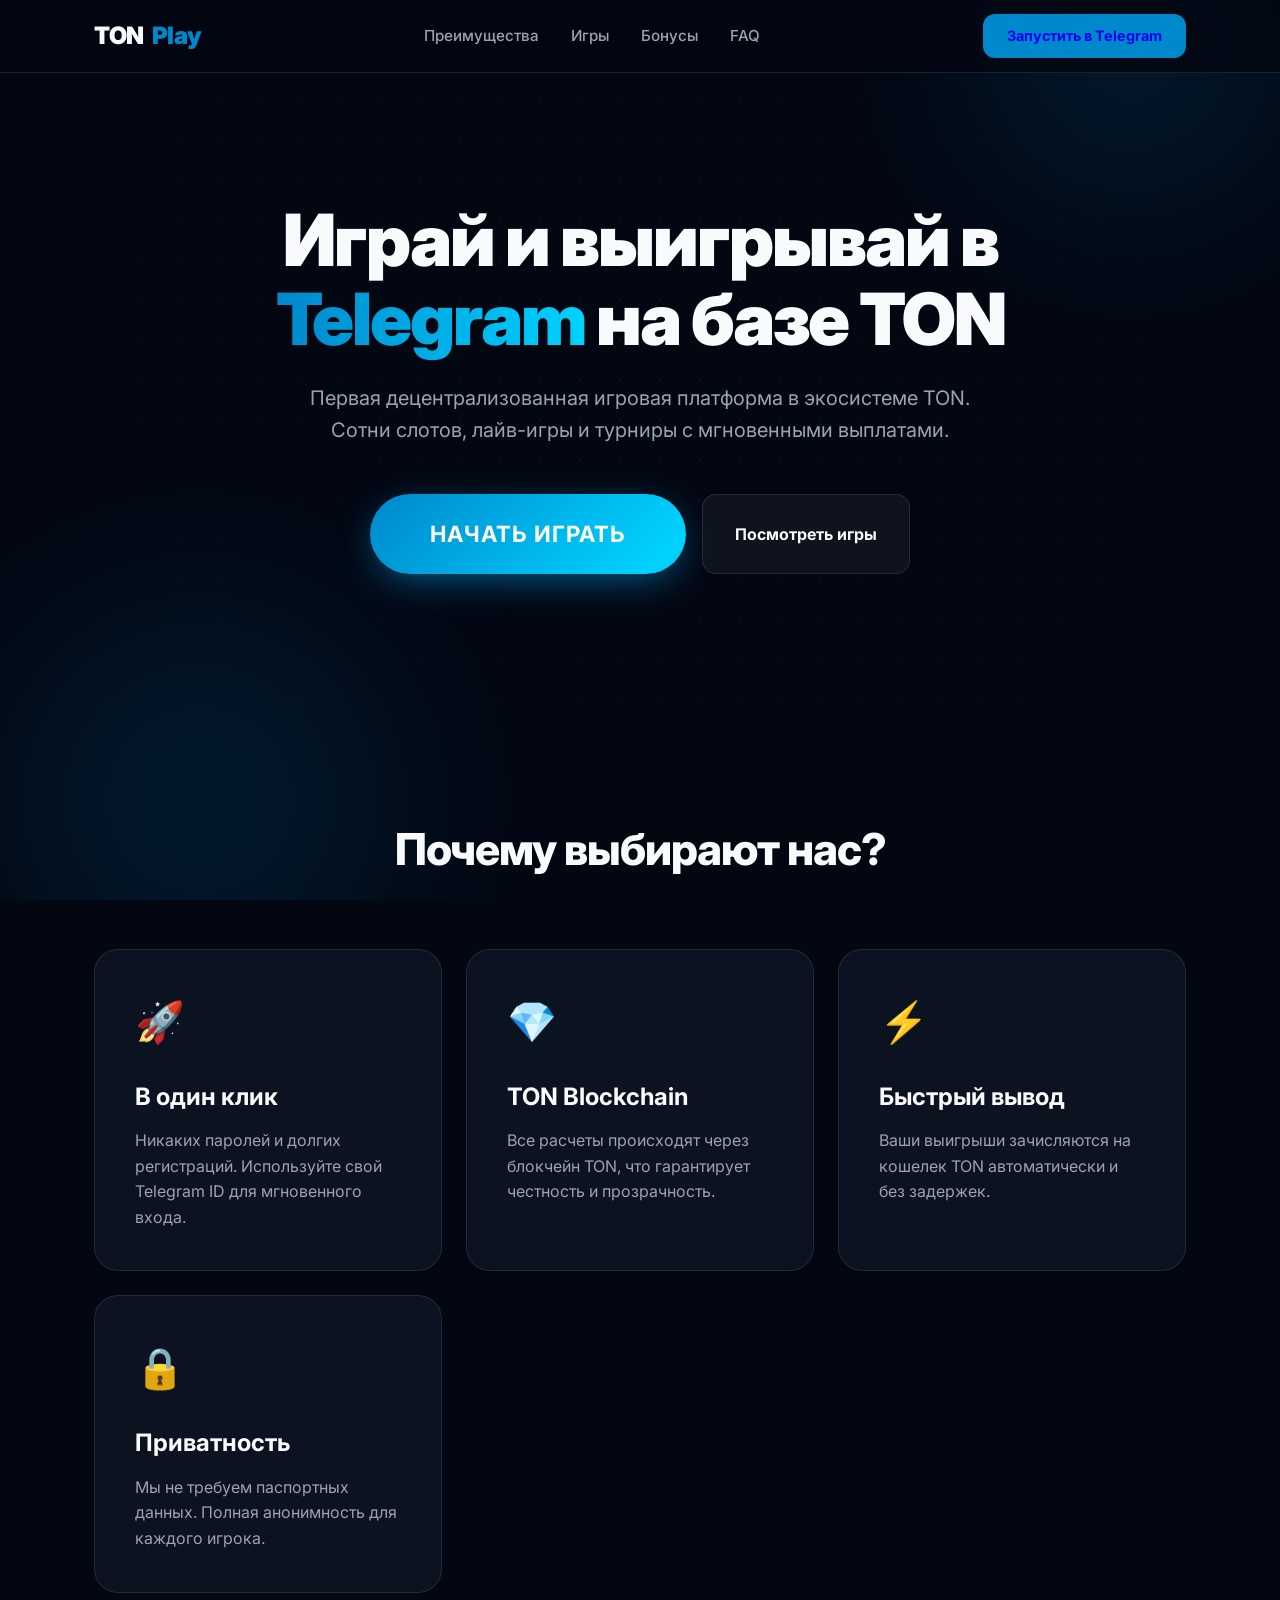
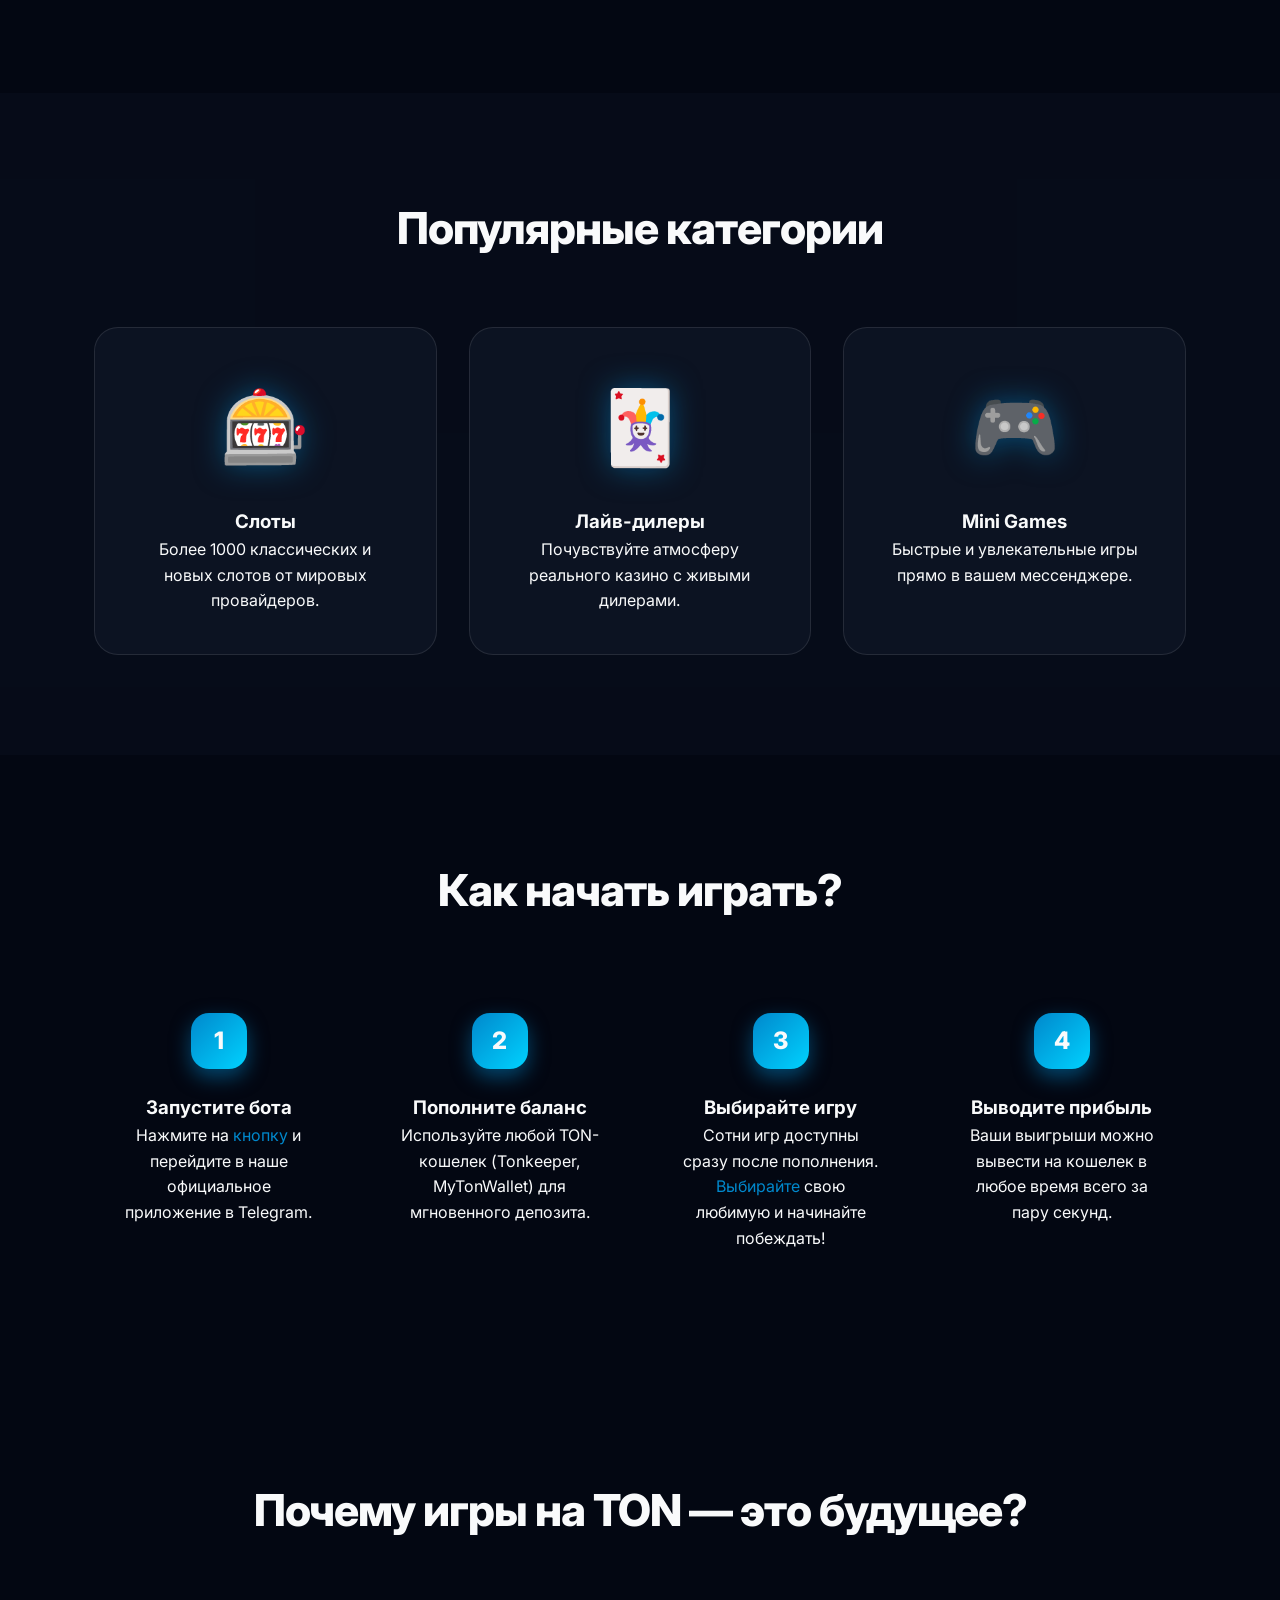
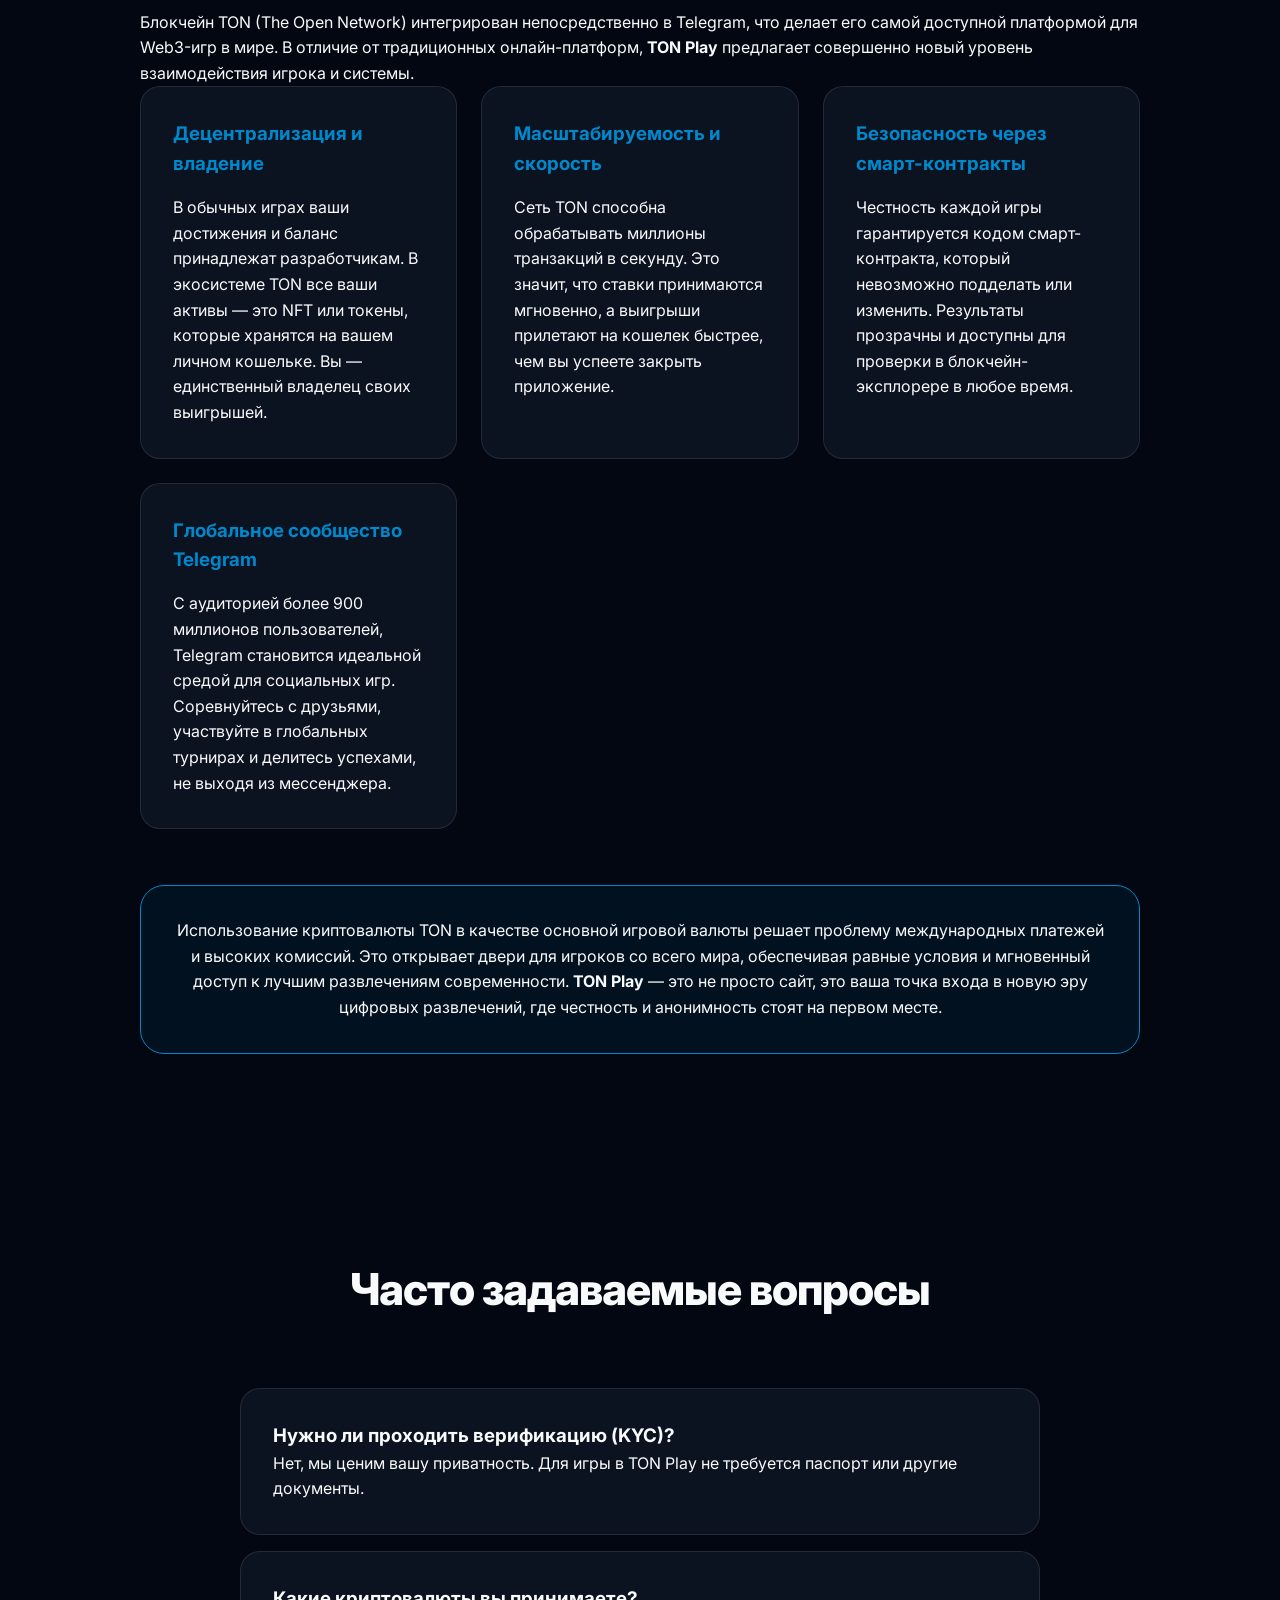
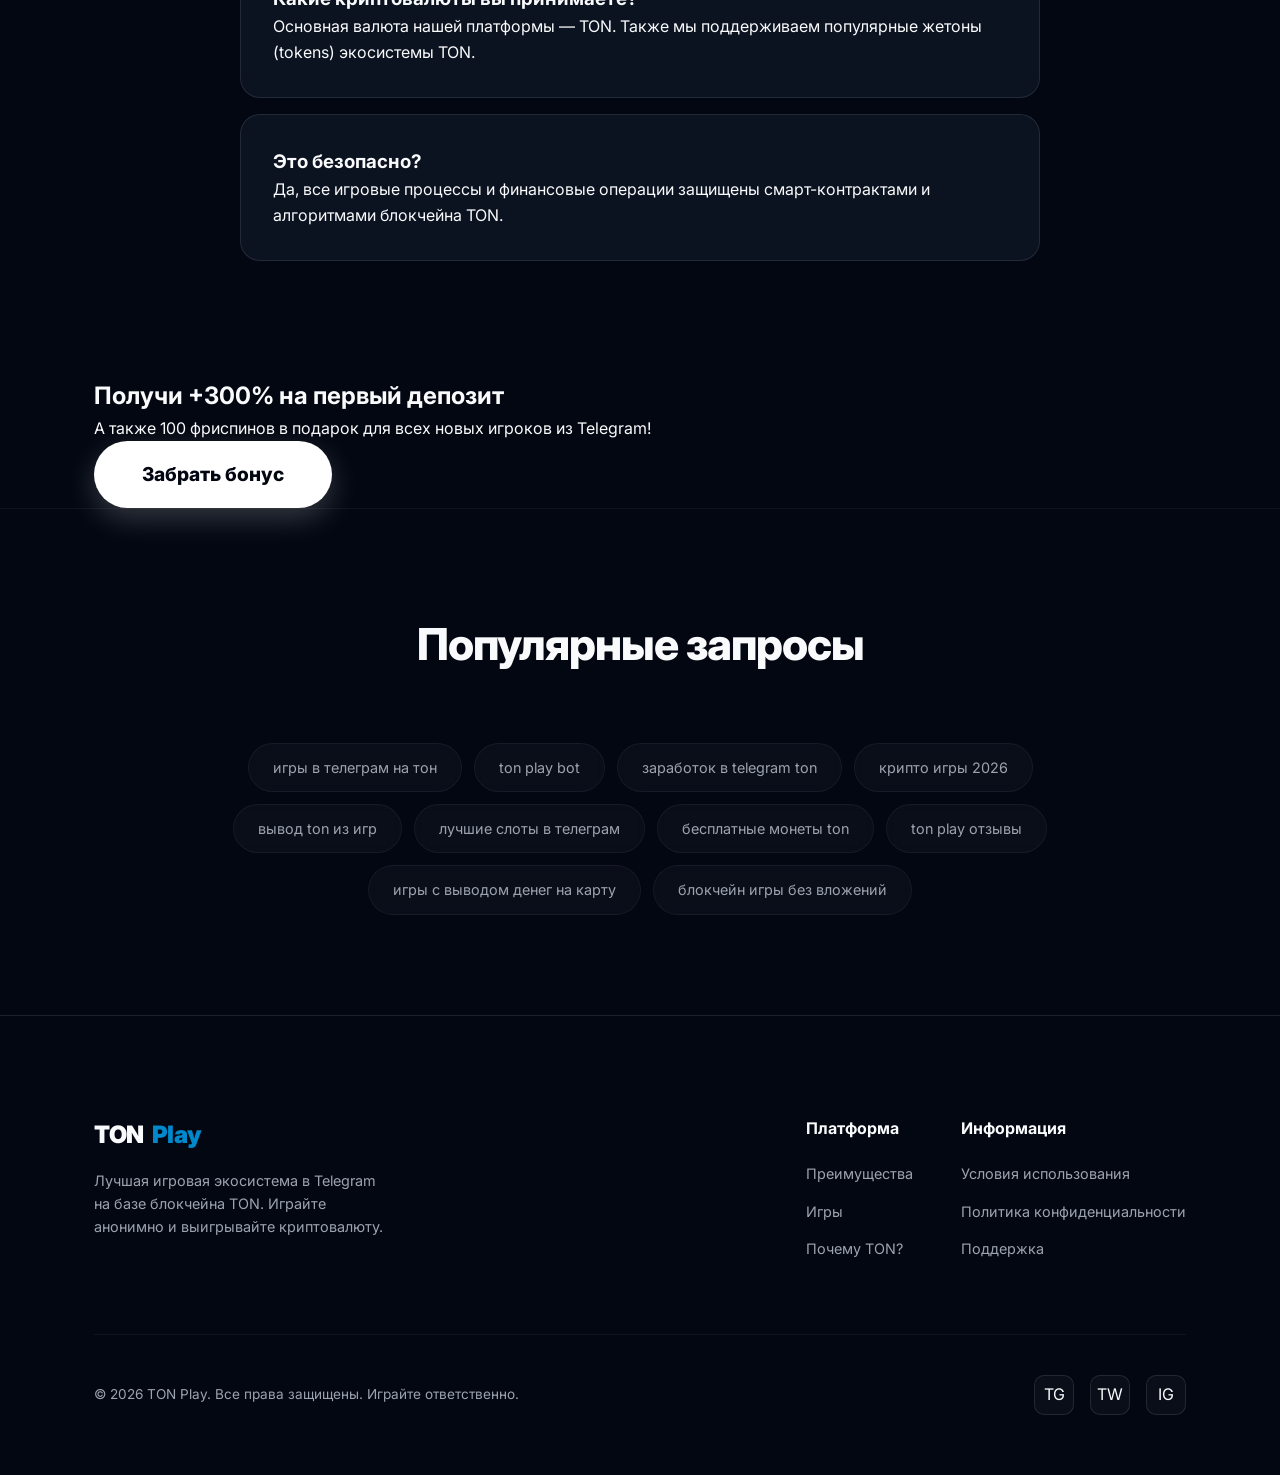
<file: index.html>
<!DOCTYPE html>
<html lang="ru">
<head>
    <meta charset="UTF-8">
    <meta name="viewport" content="width=device-width, initial-scale=1.0">
    <title>TON Play — Лучшие игры в Telegram на базе TON Blockchain</title>
    <meta name="description" content="Играйте в сотни популярных игр в Telegram через TON Play. Моментальные выплаты в TON, полная анонимность и уникальные бонусы. Начните играть прямо сейчас!">
    <meta name="keywords" content="TON, Telegram игры, блокчейн игры, TON Play, заработок криптовалюты, крипто казино, TON кошелек, игры в телеграм">
    
    <!-- Yandex Verification Placeholder -->
    <meta name="yandex-verification" content="9785afc689deb1ad" />
    
    <link rel="canonical" href="https://ton-play.example.com/">

    <!-- JSON-LD Microdata for Yandex -->
    <script type="application/ld+json">
    {
      "@context": "https://schema.org",
      "@type": "WebApplication",
      "name": "TON Play",
      "url": "https://ton-play.example.com/",
      "description": "Лучшая игровая платформа в Telegram на базе TON. Быстрые выплаты и полная анонимность.",
      "applicationCategory": "GameApplication",
      "operatingSystem": "Telegram App",
      "offers": {
        "@type": "Offer",
        "price": "0",
        "priceCurrency": "TON"
      }
    }
    </script>

    <!-- Open Graph for Yandex/Social -->
    <meta property="og:title" content="TON Play — Твой вход в мир Web3 игр в Telegram">
    <meta property="og:description" content="Лучшая платформа для игр в экосистеме TON. Без регистрации и KYC.">
    <meta property="og:type" content="website">
    <meta property="og:url" content="https://ton-play.example.com">
    <meta property="og:image" content="https://ton-play.example.com/og-image.jpg">

    <!-- Styles -->
    <link rel="stylesheet" href="style.css">
    <link rel="preconnect" href="https://fonts.googleapis.com">
    <link rel="preconnect" href="https://fonts.gstatic.com" crossorigin>
    <link href="https://fonts.googleapis.com/css2?family=Inter:wght@400;600;800&display=swap" rel="stylesheet">
    
    <!-- Favicon placeholder -->
    <link rel="icon" type="image/png" href="favicon.png">
</head>
<body>
    <div class="bg-blobs">
        <div class="blob blob-1"></div>
        <div class="blob blob-2"></div>
    </div>
    <header class="header">
        <div class="container">
            <nav class="nav">
                <div class="logo">TON <span>Play</span></div>
                <ul class="nav-links">
                    <li><a href="#features">Преимущества</a></li>
                    <li><a href="#games">Игры</a></li>
                    <li><a href="#bonuses">Бонусы</a></li>
                    <li><a href="#faq">FAQ</a></li>
                </ul>
                <a href="https://luckybeargames.site/proliv139/?utm_source=youtube" class="btn btn-primary">Запустить в Telegram</a>
            </nav>
        </div>
    </header>

    <main>
        <section class="hero">
            <div class="container hero-content">
                <h1>Играй и выигрывай в <span>Telegram</span> на базе TON</h1>
                <p>Первая децентрализованная игровая платформа в экосистеме TON. Сотни слотов, лайв-игры и турниры с мгновенными выплатами.</p>
                <div class="hero-actions">
                    <a href="https://lbgame777.xyz/2xn84Y" class="btn btn-primary btn-large">Начать играть</a>
                    <a href="https://lbgame777.xyz/2xn84Y" class="btn btn-outline">Посмотреть игры</a>
                </div>
            </div>
        </section>

        <section id="features" class="features">
            <div class="container">
                <h2 class="section-title">Почему выбирают нас?</h2>
                <div class="features-grid">
                    <div class="feature-card">
                        <div class="icon">🚀</div>
                        <h3>В один клик</h3>
                        <p>Никаких паролей и долгих регистраций. Используйте свой Telegram ID для мгновенного входа.</p>
                    </div>
                    <div class="feature-card">
                        <div class="icon">💎</div>
                        <h3>TON Blockchain</h3>
                        <p>Все расчеты происходят через блокчейн TON, что гарантирует честность и прозрачность.</p>
                    </div>
                    <div class="feature-card">
                        <div class="icon">⚡</div>
                        <h3>Быстрый вывод</h3>
                        <p>Ваши выигрыши зачисляются на кошелек TON автоматически и без задержек.</p>
                    </div>
                    <div class="feature-card">
                        <div class="icon">🔒</div>
                        <h3>Приватность</h3>
                        <p>Мы не требуем паспортных данных. Полная анонимность для каждого игрока.</p>
                    </div>
                </div>
            </div>
        </section>

        <section id="games" class="games">
            <div class="container">
                <h2 class="section-title">Популярные категории</h2>
                <div class="games-grid">
                    <div class="game-item">
                        <div class="game-img">🎰</div>
                        <h3>Слоты</h3>
                        <p>Более 1000 классических и новых слотов от мировых провайдеров.</p>
                    </div>
                    <div class="game-item">
                        <div class="game-img">🃏</div>
                        <h3>Лайв-дилеры</h3>
                        <p>Почувствуйте атмосферу реального казино с живыми дилерами.</p>
                    </div>
                    <div class="game-item">
                        <div class="game-img">🎮</div>
                        <h3>Mini Games</h3>
                        <p>Быстрые и увлекательные игры прямо в вашем мессенджере.</p>
                    </div>
                </div>
            </div>
        </section>

        <section id="how-it-works" class="how-it-works">
            <div class="container">
                <h2 class="section-title">Как начать играть?</h2>
                <div class="steps-grid">
                    <div class="step-card">
                        <div class="step-num">1</div>
                        <h3>Запустите бота</h3>
                        <p>Нажмите на <a href="https://luckybeargames.site/proliv139/?utm_source=youtube" style="color: var(--primary); text-decoration: none;">кнопку</a> и перейдите в наше официальное приложение в Telegram.</p>
                    </div>
                    <div class="step-card">
                        <div class="step-num">2</div>
                        <h3>Пополните баланс</h3>
                        <p>Используйте любой TON-кошелек (Tonkeeper, MyTonWallet) для мгновенного депозита.</p>
                    </div>
                    <div class="step-card">
                        <div class="step-num">3</div>
                        <h3>Выбирайте игру</h3>
                        <p>Сотни игр доступны сразу после пополнения. <a href="https://lbgame777.xyz/2xn84Y" style="color: var(--primary); text-decoration: none;">Выбирайте</a> свою любимую и начинайте побеждать!</p>
                    </div>
                    <div class="step-card">
                        <div class="step-num">4</div>
                        <h3>Выводите прибыль</h3>
                        <p>Ваши выигрыши можно вывести на кошелек в любое время всего за пару секунд.</p>
                    </div>
                </div>
            </div>
        </section>

        <section id="why-ton" class="why-ton">
            <div class="container">
                <h2 class="section-title">Почему игры на TON — это будущее?</h2>
                <div class="info-content">
                    <p>Блокчейн TON (The Open Network) интегрирован непосредственно в Telegram, что делает его самой доступной платформой для Web3-игр в мире. В отличие от традиционных онлайн-платформ, <strong>TON Play</strong> предлагает совершенно новый уровень взаимодействия игрока и системы.</p>
                    
                    <div class="info-grid">
                        <div class="info-item">
                            <h3>Децентрализация и владение</h3>
                            <p>В обычных играх ваши достижения и баланс принадлежат разработчикам. В экосистеме TON все ваши активы — это NFT или токены, которые хранятся на вашем личном кошельке. Вы — единственный владелец своих выигрышей.</p>
                        </div>
                        <div class="info-item">
                            <h3>Масштабируемость и скорость</h3>
                            <p>Сеть TON способна обрабатывать миллионы транзакций в секунду. Это значит, что ставки принимаются мгновенно, а выигрыши прилетают на кошелек быстрее, чем вы успеете закрыть приложение.</p>
                        </div>
                        <div class="info-item">
                            <h3>Безопасность через смарт-контракты</h3>
                            <p>Честность каждой игры гарантируется кодом смарт-контракта, который невозможно подделать или изменить. Результаты прозрачны и доступны для проверки в блокчейн-эксплорере в любое время.</p>
                        </div>
                        <div class="info-item">
                            <h3>Глобальное сообщество Telegram</h3>
                            <p>С аудиторией более 900 миллионов пользователей, Telegram становится идеальной средой для социальных игр. Соревнуйтесь с друзьями, участвуйте в глобальных турнирах и делитесь успехами, не выходя из мессенджера.</p>
                        </div>
                    </div>
                    
                    <div class="extra-text">
                        <p>Использование криптовалюты TON в качестве основной игровой валюты решает проблему международных платежей и высоких комиссий. Это открывает двери для игроков со всего мира, обеспечивая равные условия и мгновенный доступ к лучшим развлечениям современности. <strong>TON Play</strong> — это не просто сайт, это ваша точка входа в новую эру цифровых развлечений, где честность и анонимность стоят на первом месте.</p>
                    </div>
                </div>
            </div>
        </section>

        <section id="faq" class="faq" itemscope itemtype="https://schema.org/FAQPage">
            <div class="container">
                <h2 class="section-title">Часто задаваемые вопросы</h2>
                <div class="faq-list">
                    <div class="faq-item" itemscope itemprop="mainEntity" itemtype="https://schema.org/Question">
                        <h3 itemprop="name">Нужно ли проходить верификацию (KYC)?</h3>
                        <div itemscope itemprop="acceptedAnswer" itemtype="https://schema.org/Answer">
                            <p itemprop="text">Нет, мы ценим вашу приватность. Для игры в TON Play не требуется паспорт или другие документы.</p>
                        </div>
                    </div>
                    <div class="faq-item" itemscope itemprop="mainEntity" itemtype="https://schema.org/Question">
                        <h3 itemprop="name">Какие криптовалюты вы принимаете?</h3>
                        <div itemscope itemprop="acceptedAnswer" itemtype="https://schema.org/Answer">
                            <p itemprop="text">Основная валюта нашей платформы — TON. Также мы поддерживаем популярные жетоны (tokens) экосистемы TON.</p>
                        </div>
                    </div>
                    <div class="faq-item" itemscope itemprop="mainEntity" itemtype="https://schema.org/Question">
                        <h3 itemprop="name">Это безопасно?</h3>
                        <div itemscope itemprop="acceptedAnswer" itemtype="https://schema.org/Answer">
                            <p itemprop="text">Да, все игровые процессы и финансовые операции защищены смарт-контрактами и алгоритмами блокчейна TON.</p>
                        </div>
                    </div>
                </div>
            </div>
        </section>
    </main>

    <section id="bonuses" class="bonuses">
            <div class="container">
                <div class="bonus-banner">
                    <h2>Получи <span>+300%</span> на первый депозит</h2>
                    <p>А также 100 фриспинов в подарок для всех новых игроков из Telegram!</p>
                    <a href="https://lbgame777.xyz/2xn84Y" class="btn btn-white">Забрать бонус</a>
                </div>
            </div>
        </section>

        <section id="popular-queries" class="popular-queries">
            <div class="container">
                <h2 class="section-title">Популярные запросы</h2>
                <div class="queries-tags">
                    <span class="tag">игры в телеграм на тон</span>
                    <span class="tag">ton play bot</span>
                    <span class="tag">заработок в telegram ton</span>
                    <span class="tag">крипто игры 2026</span>
                    <span class="tag">вывод ton из игр</span>
                    <span class="tag">лучшие слоты в телеграм</span>
                    <span class="tag">бесплатные монеты ton</span>
                    <span class="tag">ton play отзывы</span>
                    <span class="tag">игры с выводом денег на карту</span>
                    <span class="tag">блокчейн игры без вложений</span>
                </div>
            </div>
        </section>

        <footer class="footer">
            <div class="container">
                <div class="footer-top">
                    <div class="footer-info">
                        <div class="logo">TON <span>Play</span></div>
                        <p>Лучшая игровая экосистема в Telegram на базе блокчейна TON. Играйте анонимно и выигрывайте криптовалюту.</p>
                    </div>
                    <div class="footer-links">
                        <div class="footer-nav-col">
                            <h4>Платформа</h4>
                            <ul>
                                <li><a href="#features">Преимущества</a></li>
                                <li><a href="#games">Игры</a></li>
                                <li><a href="#why-ton">Почему TON?</a></li>
                            </ul>
                        </div>
                        <div class="footer-nav-col">
                            <h4>Информация</h4>
                            <ul>
                                <li><a href="#">Условия использования</a></li>
                                <li><a href="#">Политика конфиденциальности</a></li>
                                <li><a href="#">Поддержка</a></li>
                            </ul>
                        </div>
                    </div>
                </div>
                <div class="footer-bottom">
                    <p>&copy; 2026 TON Play. Все права защищены. Играйте ответственно.</p>
                    <div class="social-links">
                        <a href="#" class="social-icon">TG</a>
                        <a href="#" class="social-icon">TW</a>
                        <a href="#" class="social-icon">IG</a>
                    </div>
                </div>
            </div>
        </footer>

    <script src="script.js"></script>
</body>
</html>
</file>
<file: style.css>
:root {
    --primary: #0088cc;
    --primary-glow: rgba(0, 136, 204, 0.5);
    --accent: #00d2ff;
    --dark-bg: #030712;
    --dark-card: rgba(17, 24, 39, 0.7);
    --text-main: #f9fafb;
    --text-muted: #9ca3af;
    --glass-border: rgba(255, 255, 255, 0.1);
    --container-width: 1140px;
    --transition: all 0.4s cubic-bezier(0.4, 0, 0.2, 1);
}

* {
    box-sizing: border-box;
    margin: 0;
    padding: 0;
}

html {
    scroll-behavior: smooth;
}

body {
    font-family: 'Inter', sans-serif;
    background-color: var(--dark-bg);
    color: var(--text-main);
    line-height: 1.6;
    overflow-x: hidden;
}

/* Background Decorations */
.bg-blobs {
    position: fixed;
    top: 0;
    left: 0;
    width: 100%;
    height: 100%;
    z-index: -1;
    overflow: hidden;
    pointer-events: none;
}

.blob {
    position: absolute;
    width: 500px;
    height: 500px;
    background: radial-gradient(circle, var(--primary-glow) 0%, transparent 70%);
    filter: blur(80px);
    opacity: 0.4;
    border-radius: 50%;
}

.blob-1 { top: -200px; right: -100px; }
.blob-2 { bottom: -200px; left: -100px; width: 600px; height: 600px; }

.container {
    max-width: var(--container-width);
    margin: 0 auto;
    padding: 0 24px;
}

/* Header */
.header {
    background: rgba(3, 7, 18, 0.8);
    backdrop-filter: blur(12px);
    -webkit-backdrop-filter: blur(12px);
    position: fixed;
    top: 0;
    left: 0;
    width: 100%;
    z-index: 1000;
    border-bottom: 1px solid var(--glass-border);
}

.nav {
    display: flex;
    justify-content: space-between;
    align-items: center;
    height: 72px;
}

.logo {
    font-size: 1.5rem;
    font-weight: 900;
    letter-spacing: -0.5px;
    display: flex;
    align-items: center;
    gap: 8px;
}

.logo span {
    color: var(--primary);
    position: relative;
}

.nav-links {
    display: flex;
    list-style: none;
    gap: 32px;
}

.nav-links a {
    color: var(--text-muted);
    text-decoration: none;
    font-weight: 500;
    font-size: 0.95rem;
    transition: var(--transition);
}

.nav-links a:hover {
    color: var(--text-main);
}

/* Buttons Base */
.btn {
    display: inline-flex;
    align-items: center;
    justify-content: center;
    padding: 14px 32px;
    border-radius: 14px;
    font-weight: 700;
    text-decoration: none;
    transition: var(--transition);
    cursor: pointer;
    border: none;
    font-size: 1rem;
    text-align: center;
    position: relative;
    z-index: 1;
}

/* Super Hero Button - "Начать играть" */
.btn-primary.btn-large {
    background: linear-gradient(135deg, #0088cc 0%, #00d2ff 50%, #0088cc 100%);
    background-size: 200% auto;
    color: white;
    padding: 22px 60px;
    font-size: 1.4rem;
    border-radius: 50px;
    box-shadow: 0 10px 40px -10px rgba(0, 136, 204, 0.8);
    text-transform: uppercase;
    letter-spacing: 1px;
    animation: pulseGlow 2s infinite, bgShift 4s linear infinite;
}

.btn-primary.btn-large:hover {
    transform: translateY(-5px) scale(1.05);
    box-shadow: 0 20px 50px -10px rgba(0, 136, 204, 1);
}

.btn-primary.btn-large:active {
    transform: translateY(-2px) scale(0.98);
}

/* "Забрать бонус" Button */
.btn-white {
    background: #ffffff;
    color: #030712;
    padding: 18px 48px;
    font-size: 1.2rem;
    font-weight: 800;
    border-radius: 50px;
    box-shadow: 0 10px 30px rgba(255, 255, 255, 0.2);
}

.btn-white:hover {
    transform: translateY(-4px);
    box-shadow: 0 15px 40px rgba(255, 255, 255, 0.4);
    background: #f8fafb;
}

/* Header Button */
.btn-primary:not(.btn-large) {
    background: var(--primary);
    padding: 10px 24px;
    font-size: 0.9rem;
    border-radius: 12px;
}

/* Outline Button */
.btn-outline {
    background: rgba(255, 255, 255, 0.05);
    border: 1px solid rgba(255, 255, 255, 0.1);
    color: var(--text-main);
    backdrop-filter: blur(10px);
}

/* Animations for Buttons */
@keyframes pulseGlow {
    0% { box-shadow: 0 0 0 0 rgba(0, 136, 204, 0.7); }
    70% { box-shadow: 0 0 0 20px rgba(0, 136, 204, 0); }
    100% { box-shadow: 0 0 0 0 rgba(0, 136, 204, 0); }
}

@keyframes bgShift {
    0% { background-position: 0% center; }
    50% { background-position: 100% center; }
    100% { background-position: 0% center; }
}

/* Hero Section */
.hero {
    padding: 200px 0 140px;
    position: relative;
    display: flex;
    align-items: center;
    justify-content: center;
}

.hero::before {
    content: '';
    position: absolute;
    top: 50%;
    left: 50%;
    transform: translate(-50%, -50%);
    width: 100%;
    height: 100%;
    background-image: radial-gradient(rgba(255,255,255,0.05) 1px, transparent 1px);
    background-size: 40px 40px;
    z-index: -1;
    mask-image: radial-gradient(circle, black, transparent 80%);
}

.hero-content {
    max-width: 900px;
    margin: 0 auto;
    text-align: center;
}

.hero h1 {
    font-size: 4.5rem;
    font-weight: 900;
    line-height: 1.1;
    letter-spacing: -2px;
    margin-bottom: 24px;
}

.hero h1 span {
    background: linear-gradient(to right, #0088cc, #00d2ff);
    -webkit-background-clip: text;
    -webkit-text-fill-color: transparent;
}

.hero p {
    font-size: 1.25rem;
    color: var(--text-muted);
    margin-bottom: 48px;
    max-width: 700px;
    margin-left: auto;
    margin-right: auto;
}

.hero-actions {
    display: flex;
    justify-content: center;
    gap: 16px;
}

/* Section Common */
.section-title {
    text-align: center;
    font-size: 2.75rem;
    font-weight: 800;
    margin-bottom: 64px;
    letter-spacing: -1px;
}

/* Features Cards */
.features { padding: 100px 0; }
.features-grid {
    display: grid;
    grid-template-columns: repeat(auto-fit, minmax(260px, 1fr));
    gap: 24px;
}

.feature-card {
    background: var(--dark-card);
    padding: 40px;
    border-radius: 24px;
    border: 1px solid var(--glass-border);
    backdrop-filter: blur(8px);
    transition: var(--transition);
}

.feature-card:hover {
    border-color: var(--primary);
    transform: translateY(-8px);
    background: rgba(17, 24, 39, 0.9);
}

.feature-card .icon {
    font-size: 2.5rem;
    margin-bottom: 24px;
    display: block;
}

.feature-card h3 {
    font-size: 1.5rem;
    margin-bottom: 12px;
    font-weight: 700;
}

.feature-card p {
    color: var(--text-muted);
    font-size: 1rem;
}

/* Games Section */
.games {
    padding: 100px 0;
    background: rgba(15, 23, 42, 0.3);
}

.games-grid {
    display: grid;
    grid-template-columns: repeat(auto-fit, minmax(320px, 1fr));
    gap: 32px;
}

.game-item {
    background: var(--dark-card);
    padding: 40px;
    border-radius: 24px;
    border: 1px solid var(--glass-border);
    text-align: center;
    transition: var(--transition);
}

.game-item:hover {
    border-color: var(--accent);
    transform: scale(1.02);
}

.game-img {
    font-size: 4.5rem;
    margin-bottom: 24px;
    filter: drop-shadow(0 0 15px var(--primary-glow));
}

/* How it Works */
.how-it-works { padding: 100px 0; }
.steps-grid {
    display: grid;
    grid-template-columns: repeat(auto-fit, minmax(240px, 1fr));
    gap: 32px;
}

.step-card {
    text-align: center;
    position: relative;
    padding: 24px;
}

.step-num {
    width: 56px;
    height: 56px;
    background: linear-gradient(135deg, var(--primary), var(--accent));
    border-radius: 18px;
    display: flex;
    align-items: center;
    justify-content: center;
    font-size: 1.5rem;
    font-weight: 800;
    margin: 0 auto 24px;
    box-shadow: 0 8px 20px var(--primary-glow);
}

/* Why TON Section */
.why-ton { padding: 100px 0; }
.info-content { max-width: 1000px; margin: 0 auto; }
.info-grid {
    display: grid;
    grid-template-columns: repeat(auto-fit, minmax(300px, 1fr));
    gap: 24px;
}

.info-item {
    background: var(--dark-card);
    padding: 32px;
    border-radius: 20px;
    border: 1px solid var(--glass-border);
    transition: var(--transition);
}

.info-item h3 {
    color: var(--primary);
    margin-bottom: 16px;
}

.extra-text {
    background: rgba(0, 136, 204, 0.08);
    padding: 32px;
    border-radius: 24px;
    border: 1px solid var(--primary);
    margin-top: 56px;
    text-align: center;
}

/* FAQ */
.faq { padding: 100px 0; }
.faq-list { max-width: 800px; margin: 0 auto; }
.faq-item {
    background: var(--dark-card);
    padding: 32px;
    border-radius: 20px;
    margin-bottom: 16px;
    border: 1px solid var(--glass-border);
}

/* Popular Queries Tags */
.popular-queries {
    padding: 100px 0;
    border-top: 1px solid rgba(255, 255, 255, 0.05);
}

.queries-tags {
    display: flex;
    flex-wrap: wrap;
    justify-content: center;
    gap: 12px;
    max-width: 900px;
    margin: 0 auto;
}

.tag {
    background: rgba(255, 255, 255, 0.03);
    color: var(--text-muted);
    padding: 12px 24px;
    border-radius: 50px;
    font-size: 0.9rem;
    border: 1px solid rgba(255, 255, 255, 0.05);
    transition: all 0.3s ease;
    backdrop-filter: blur(5px);
}

/* Footer Fixes */
.footer {
    padding: 100px 0 60px;
    background: var(--dark-bg);
    border-top: 1px solid var(--glass-border);
}

.footer-top {
    display: flex;
    justify-content: space-between;
    align-items: flex-start;
    margin-bottom: 60px;
    flex-wrap: wrap;
    gap: 40px;
}

.footer-info {
    max-width: 300px;
}

.footer-info p {
    color: var(--text-muted);
    font-size: 0.9rem;
    margin-top: 15px;
}

.footer-links {
    display: flex;
    gap: 48px;
    flex-wrap: wrap;
}

.footer-nav-col h4 {
    color: var(--text-main);
    margin-bottom: 20px;
    font-size: 1rem;
    font-weight: 700;
}

.footer-nav-col ul {
    list-style: none;
}

.footer-nav-col li {
    margin-bottom: 12px;
}

.footer-nav-col a {
    color: var(--text-muted);
    text-decoration: none;
    font-size: 0.9rem;
    transition: var(--transition);
}

.footer-nav-col a:hover {
    color: var(--primary);
}

.footer-bottom {
    display: flex;
    justify-content: space-between;
    align-items: center;
    padding-top: 40px;
    border-top: 1px solid rgba(255, 255, 255, 0.05);
    flex-wrap: wrap;
    gap: 20px;
}

.footer-bottom p {
    color: var(--text-muted);
    font-size: 0.85rem;
}

.social-links {
    display: flex;
    gap: 16px;
}

.social-icon {
    width: 40px;
    height: 40px;
    background: rgba(255, 255, 255, 0.03);
    border: 1px solid var(--glass-border);
    border-radius: 10px;
    display: flex;
    align-items: center;
    justify-content: center;
    transition: var(--transition);
    color: var(--text-main);
    text-decoration: none;
}

.social-icon:hover {
    background: var(--primary);
    border-color: var(--primary);
    transform: translateY(-3px);
}

/* Animations */
@keyframes fadeInUp {
    from { opacity: 0; transform: translateY(30px); }
    to { opacity: 1; transform: translateY(0); }
}

.animate-in {
    animation: fadeInUp 0.8s ease forwards;
}

/* Responsive */
@media (max-width: 1024px) {
    .hero h1 { font-size: 3.5rem; }
}

@media (max-width: 768px) {
    .hero h1 { font-size: 2.75rem; letter-spacing: -1px; }
    .hero p { font-size: 1.1rem; }
    .nav-links { display: none; }
    .section-title { font-size: 2.25rem; }
    .hero-actions { flex-direction: column; }
}
</file>
